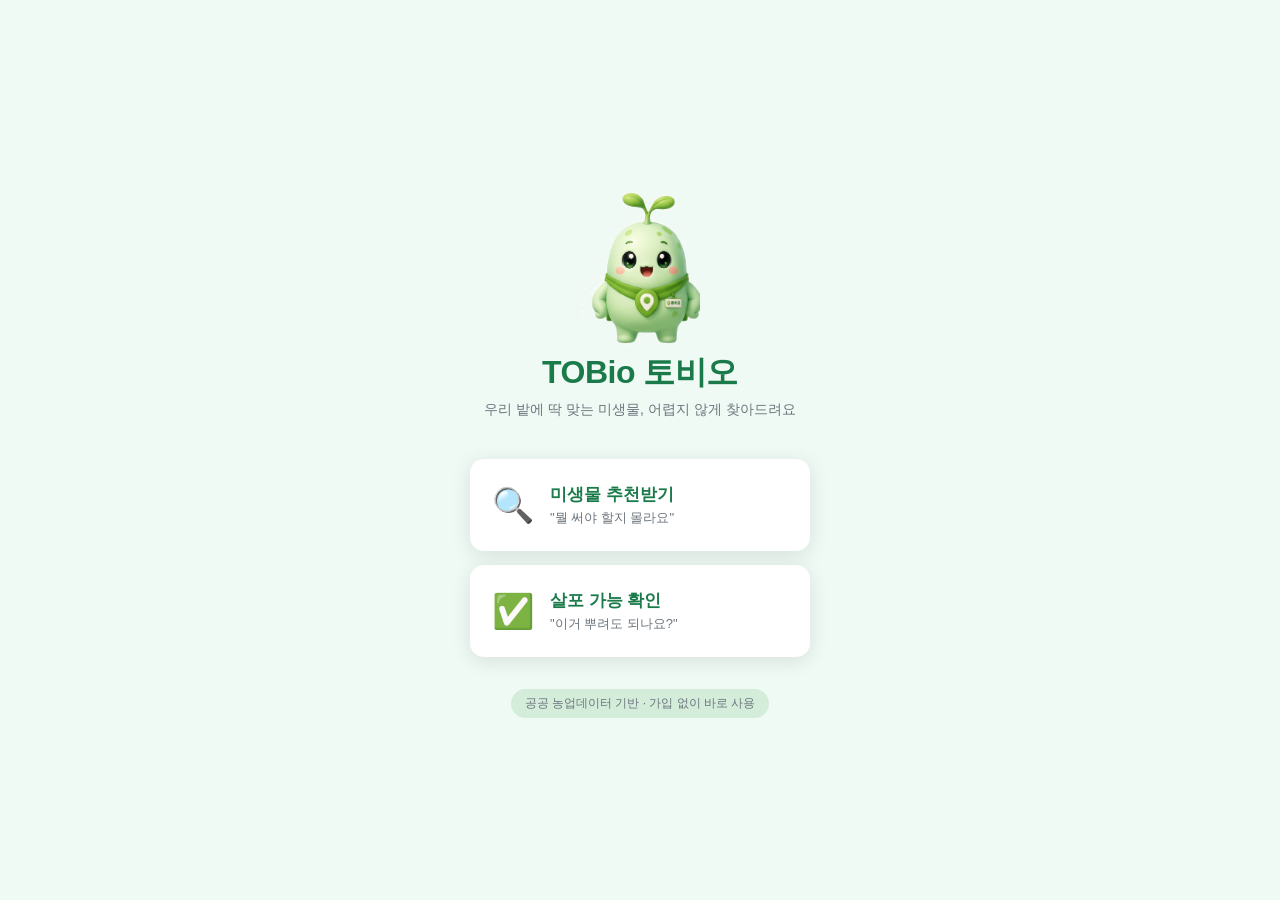
<file: index.html>
<!DOCTYPE html>
<html lang="ko">
<head>
  <meta charset="UTF-8"/>
  <meta name="viewport" content="width=device-width, initial-scale=1.0"/>
  <title>TOBio 토비오 — 농업 미생물 스마트 추천</title>
  <link rel="stylesheet" href="css/style.css"/>
</head>
<body>
  <div id="app"></div>
  <script src="js/app.js"></script>
</body>
</html>
</file>
<file: css/style.css>
/* ── TOBio 전역 스타일 ── */
*, *::before, *::after { box-sizing: border-box; margin: 0; padding: 0; }

:root {
  --green-dark:  #1a7a4a;
  --green:       #27ae60;
  --green-light: #d4edda;
  --green-pale:  #f0faf4;
  --accent:      #2ecc71;
  --text:        #1c1c1e;
  --text-sub:    #6c757d;
  --border:      #dee2e6;
  --white:       #ffffff;
  --radius:      14px;
  --shadow:      0 4px 20px rgba(0,0,0,.10);
}

body {
  font-family: -apple-system, BlinkMacSystemFont, "Segoe UI", "Noto Sans KR", sans-serif;
  background: var(--green-pale);
  color: var(--text);
  min-height: 100vh;
}

/* ── 공통 레이아웃 ── */
.screen { display: none; }
.screen.active { display: flex; flex-direction: column; min-height: 100vh; }

.top-bar {
  display: flex;
  align-items: center;
  padding: 16px 20px;
  background: var(--white);
  border-bottom: 1px solid var(--border);
  position: sticky; top: 0; z-index: 10;
}
.top-bar .back-btn {
  background: none; border: none; font-size: 22px;
  cursor: pointer; margin-right: 12px; color: var(--green-dark);
  padding: 4px 8px;
}
.top-bar .top-title { font-size: 17px; font-weight: 700; color: var(--green-dark); }

.content { flex: 1; padding: 24px 20px; max-width: 520px; margin: 0 auto; width: 100%; }

/* ── 버튼 ── */
.btn {
  display: block; width: 100%; padding: 15px;
  border: none; border-radius: var(--radius);
  font-size: 16px; font-weight: 600; cursor: pointer;
  transition: all .2s; text-align: center;
}
.btn-primary {
  background: var(--green); color: var(--white);
}
.btn-primary:hover { background: var(--green-dark); transform: translateY(-1px); }
.btn-primary:disabled {
  background: #adb5bd; cursor: not-allowed; transform: none;
}
.btn-outline {
  background: var(--white); color: var(--green-dark);
  border: 2px solid var(--green);
}
.btn-outline:hover { background: var(--green-light); }

/* ── 홈 화면 ── */
#screen-home {
  justify-content: center;
  align-items: center;
  text-align: center;
  padding: 40px 24px;
}
.home-mascot { width: 120px; height: auto; margin-bottom: 4px; }
.home-brand { font-size: 32px; font-weight: 800; color: var(--green-dark); letter-spacing: -.5px; }
.home-sub { font-size: 14px; color: var(--text-sub); margin: 6px 0 40px; }

.menu-grid {
  display: flex; flex-direction: column;
  gap: 14px; width: 100%; max-width: 340px;
}
.menu-card {
  background: var(--white); border-radius: var(--radius);
  padding: 22px 20px; cursor: pointer;
  box-shadow: var(--shadow); border: 2px solid transparent;
  transition: all .2s; display: flex; align-items: center; gap: 16px;
  text-align: left;
}
.menu-card:hover { border-color: var(--green); transform: translateY(-2px); }
.menu-card .menu-icon { font-size: 34px; flex-shrink: 0; }
.menu-card .menu-text h3 { font-size: 17px; font-weight: 700; color: var(--green-dark); }
.menu-card .menu-text p { font-size: 13px; color: var(--text-sub); margin-top: 3px; }

.home-badge {
  margin-top: 32px; font-size: 12px; color: var(--text-sub);
  background: var(--green-light); padding: 6px 14px; border-radius: 20px;
}

/* ── 진행 단계 바 ── */
.step-bar {
  display: flex; align-items: center; justify-content: center;
  gap: 4px; padding: 14px 20px 0;
  flex-wrap: nowrap;
}
.step-dot {
  width: 28px; height: 6px; border-radius: 3px;
  background: var(--border); transition: background .3s;
}
.step-dot.done { background: var(--green); }
.step-dot.active { background: var(--accent); }

/* ── 제목 ── */
.section-title {
  font-size: 22px; font-weight: 800; color: var(--green-dark);
  line-height: 1.35; margin-bottom: 6px;
}
.section-desc { font-size: 14px; color: var(--text-sub); margin-bottom: 24px; }

/* ── 작물 그리드 ── */
.crop-grid {
  display: grid; grid-template-columns: repeat(3, 1fr);
  gap: 12px; margin-bottom: 24px;
}
.crop-card {
  background: var(--white); border-radius: var(--radius);
  padding: 18px 8px; text-align: center; cursor: pointer;
  border: 2px solid var(--border); transition: all .2s;
}
.crop-card:hover { border-color: var(--green); }
.crop-card.selected { border-color: var(--green); background: var(--green-light); }
.crop-card .crop-icon { font-size: 30px; margin-bottom: 6px; }
.crop-card .crop-name { font-size: 13px; font-weight: 600; color: var(--text); }

/* ── 주소 입력 ── */
.addr-wrap { position: relative; margin-bottom: 16px; }
.addr-input {
  width: 100%; padding: 14px 16px;
  border: 2px solid var(--border); border-radius: var(--radius);
  font-size: 15px; outline: none; transition: border-color .2s;
  background: var(--white);
}
.addr-input:focus { border-color: var(--green); }
.addr-input.valid { border-color: var(--green); }
.addr-input.error { border-color: #dc3545; }

.addr-dropdown {
  position: absolute; left: 0; right: 0; top: calc(100% + 4px);
  background: var(--white); border: 1px solid var(--border);
  border-radius: var(--radius); box-shadow: var(--shadow);
  max-height: 220px; overflow-y: auto; z-index: 100;
  display: none;
}
.addr-dropdown.show { display: block; }
.addr-item {
  padding: 13px 16px; cursor: pointer; font-size: 14px;
  border-bottom: 1px solid var(--border); transition: background .15s;
}
.addr-item:last-child { border-bottom: none; }
.addr-item:hover { background: var(--green-light); }
.addr-item .addr-main { font-weight: 600; color: var(--text); }
.addr-item .addr-sub { font-size: 12px; color: var(--text-sub); margin-top: 2px; }

.addr-searching {
  padding: 14px 16px; font-size: 14px; color: var(--text-sub);
  text-align: center; display: none;
}
.addr-searching.show { display: block; }

.addr-selected-box {
  background: var(--green-light); border: 1.5px solid var(--green);
  border-radius: var(--radius); padding: 13px 16px;
  font-size: 14px; color: var(--green-dark); font-weight: 600;
  margin-bottom: 16px; display: none; align-items: center; gap: 8px;
}
.addr-selected-box.show { display: flex; }
.addr-selected-box .clear-addr {
  margin-left: auto; background: none; border: none;
  cursor: pointer; color: var(--text-sub); font-size: 18px;
}

/* ── 로딩 화면 ── */
#screen-loading {
  justify-content: center; align-items: center; text-align: center;
  padding: 40px 24px;
}
.loading-title {
  font-size: 20px; font-weight: 800; color: var(--green-dark);
  margin-bottom: 6px;
}
.loading-sub { font-size: 14px; color: var(--text-sub); margin-bottom: 28px; }

/* 토비오 걷기 진행 바 */
.loading-track {
  position: relative;
  width: 100%; max-width: 360px;
  height: 86px;
  margin-bottom: 28px;
}
.loading-track.no-transition .loading-mascot,
.loading-track.no-transition .loading-mascot-shadow,
.loading-track.no-transition .loading-track-fill {
  transition: none !important;
}
.loading-track-bg {
  position: absolute; left: 4px; right: 4px; bottom: 18px;
  height: 8px; border-radius: 4px; background: var(--border);
}
.loading-track-fill {
  position: absolute; left: 4px; bottom: 18px;
  height: 8px; border-radius: 4px; background: var(--green);
  width: 0%; transition: width 1.1s ease-in-out;
}
.loading-mascot-shadow {
  position: absolute; bottom: 14px; left: 0;
  width: 30px; height: 9px; border-radius: 50%;
  background: rgba(0,0,0,.16);
  transform: translateX(-50%);
  transition: left 1.1s ease-in-out;
  animation: tobioShadowBob .5s ease-in-out infinite alternate;
}
.loading-mascot {
  position: absolute; bottom: 18px; left: 0;
  width: 56px; height: auto;
  transform: translateX(-50%) translateY(-44px);
  transition: left 1.1s ease-in-out;
  animation: tobioWalkBob .5s ease-in-out infinite alternate;
}
@keyframes tobioWalkBob {
  0%   { transform: translateX(-50%) translateY(-44px) rotate(-5deg); }
  50%  { transform: translateX(-50%) translateY(-52px) rotate(5deg); }
  100% { transform: translateX(-50%) translateY(-44px) rotate(-5deg); }
}
@keyframes tobioShadowBob {
  0%, 100% { transform: translateX(-50%) scale(1); }
  50%      { transform: translateX(-50%) scale(.65); }
}

.loading-steps {
  width: 100%; max-width: 360px;
  text-align: left; margin-bottom: 12px;
}
.load-step {
  display: flex; align-items: center; gap: 14px;
  padding: 14px 18px; margin-bottom: 10px;
  border-radius: var(--radius);
  background: var(--white); box-shadow: 0 2px 8px rgba(0,0,0,.06);
  transition: all .4s;
}
.load-step.done { background: var(--green-light); }
.load-step.active { background: var(--white); border-left: 4px solid var(--accent); }
.load-step.pending { opacity: .45; }

.load-step .step-icon { font-size: 22px; width: 28px; text-align: center; }
.load-step .step-label { font-size: 14px; font-weight: 600; color: var(--text); flex: 1; }
.load-step .step-status { font-size: 18px; }

/* ── 결과 화면 ── */
.result-header {
  background: linear-gradient(135deg, var(--green-dark), var(--green));
  color: var(--white); border-radius: var(--radius);
  padding: 22px; margin-bottom: 20px;
}
.result-header h2 { font-size: 19px; font-weight: 800; margin-bottom: 4px; }
.result-header p { font-size: 13px; opacity: .85; }

.microbe-card {
  background: var(--white); border-radius: var(--radius);
  box-shadow: var(--shadow); margin-bottom: 14px; overflow: hidden;
}
.microbe-rank {
  background: var(--green); color: var(--white);
  padding: 6px 14px; font-size: 12px; font-weight: 700;
  display: inline-block;
}
.microbe-body { padding: 16px; }
.microbe-name { font-size: 17px; font-weight: 800; color: var(--green-dark); margin-bottom: 4px; }
.microbe-sci { font-size: 12px; color: var(--text-sub); margin-bottom: 10px; font-style: italic; }
.microbe-desc { font-size: 14px; line-height: 1.6; color: var(--text); }
.microbe-tags { margin-top: 10px; display: flex; flex-wrap: wrap; gap: 6px; }
.tag {
  background: var(--green-light); color: var(--green-dark);
  font-size: 12px; font-weight: 600; padding: 4px 10px;
  border-radius: 20px;
}

.seller-list { margin-top: 12px; }
.seller-list h5 { font-size: 13px; font-weight: 700; color: var(--text-sub); margin-bottom: 8px; }
.seller-item {
  background: var(--green-pale); border-radius: 8px;
  padding: 10px 12px; margin-bottom: 6px; font-size: 13px;
}
.seller-item strong { color: var(--green-dark); }

.check-cta {
  display: none; text-align: center;
  background: var(--green-light); border-radius: var(--radius);
  padding: 18px; margin-top: 16px;
}
.check-cta.show { display: block; }
.check-cta p { font-size: 14px; color: var(--green-dark); font-weight: 600; margin-bottom: 12px; }
.check-cta .btn { width: auto; display: inline-block; padding: 10px 22px; }

/* ── 살포 확인 화면 ── */
.check-input-area {
  background: var(--white); border-radius: var(--radius);
  padding: 20px; margin-bottom: 16px; box-shadow: var(--shadow);
}
.check-input-area label {
  display: block; font-size: 14px; font-weight: 600;
  color: var(--text); margin-bottom: 8px;
}
.check-input-area input, .check-input-area select {
  width: 100%; padding: 12px 14px;
  border: 1.5px solid var(--border); border-radius: 10px;
  font-size: 14px; outline: none;
}
.check-input-area input:focus, .check-input-area select:focus {
  border-color: var(--green);
}

.seq-result-box {
  background: var(--white); border-radius: var(--radius);
  padding: 20px; box-shadow: var(--shadow); margin-top: 16px;
}

/* ── 토스트 ── */
.toast {
  position: fixed; bottom: 24px; left: 50%; transform: translateX(-50%);
  background: #333; color: var(--white);
  padding: 12px 22px; border-radius: 24px; font-size: 14px;
  z-index: 9999; opacity: 0; pointer-events: none;
  transition: opacity .3s;
}
.toast.show { opacity: 1; }

/* ── 반응형 ── */
@media (min-width: 480px) {
  .crop-grid { grid-template-columns: repeat(4, 1fr); }
}
</file>
